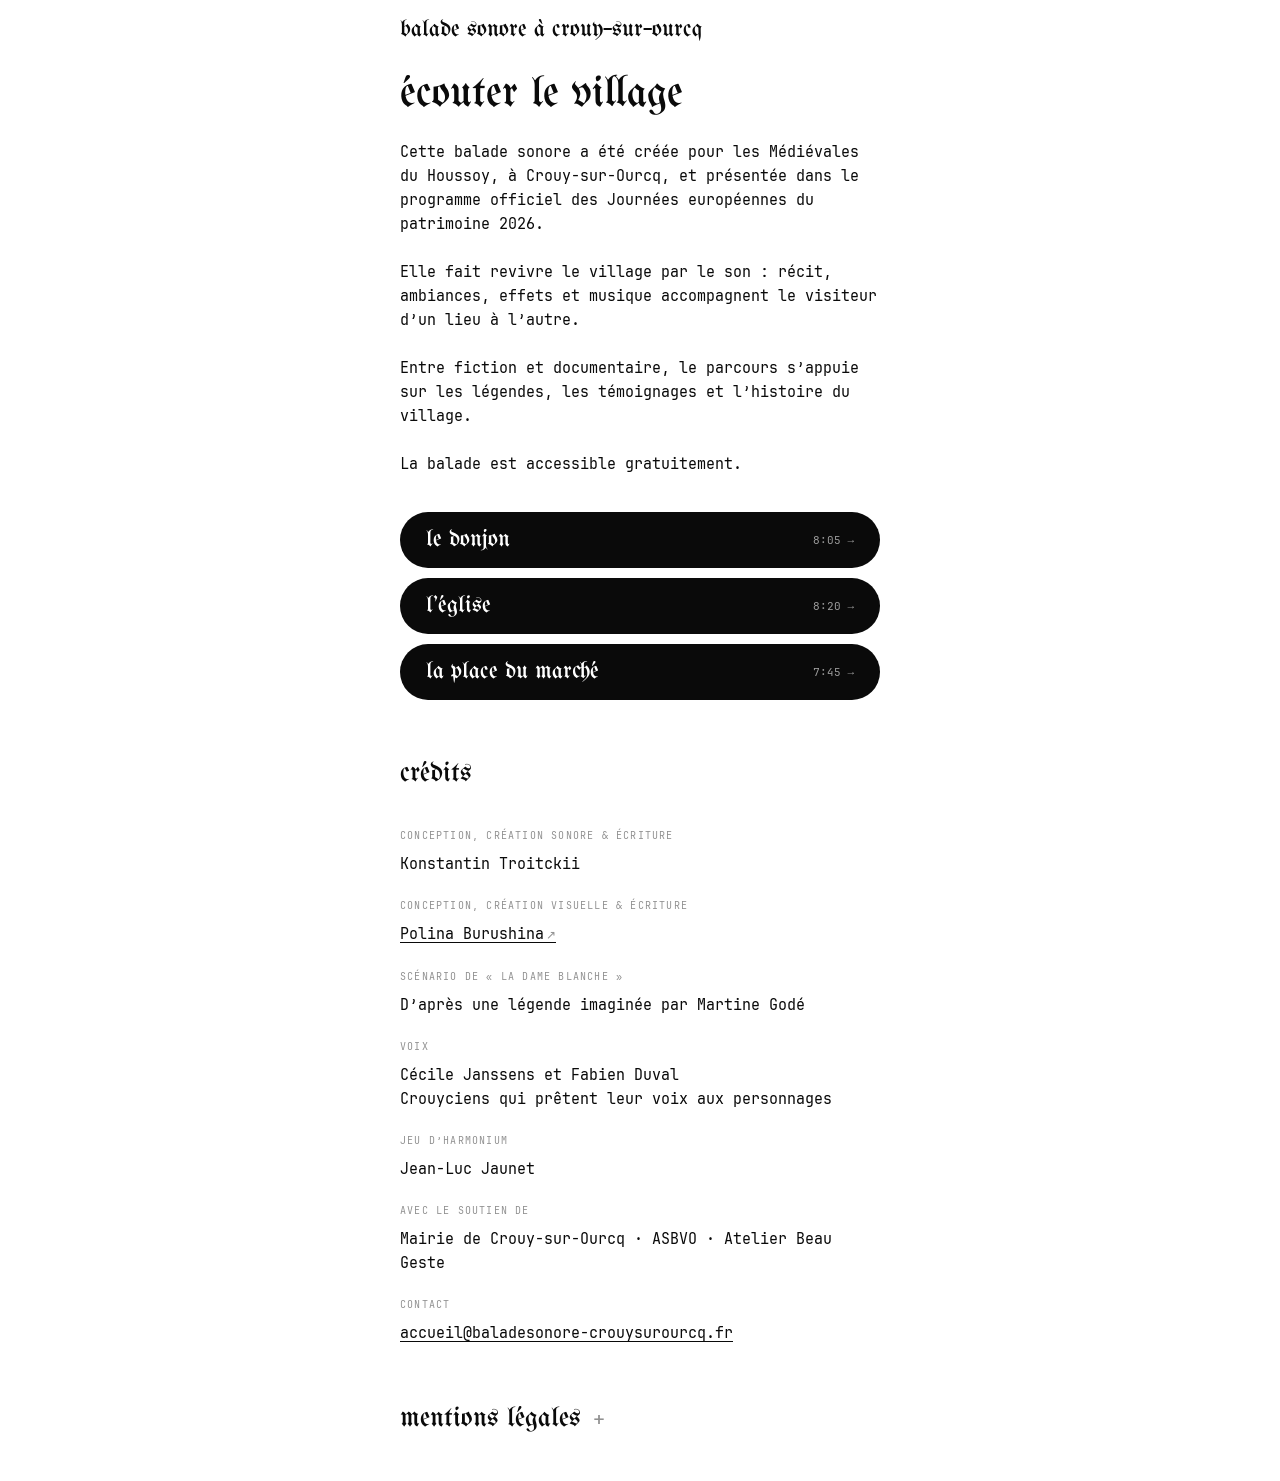
<file: index.html>
<!doctype html>
<html lang="fr">
<head>
<meta charset="utf-8">
<meta name="viewport" content="width=device-width, initial-scale=1, viewport-fit=cover">
<meta name="theme-color" content="#ffffff">
<title>Balade sonore à Crouy-sur-Ourcq</title>
<link rel="icon" href="favicon.svg" type="image/svg+xml">
<link rel="icon" href="favicon-32.png" sizes="32x32" type="image/png">
<link rel="apple-touch-icon" href="apple-touch-icon.png">
<meta name="description" content="Balade sonore à Crouy-sur-Ourcq, parcours sonore au cœur médiéval du village, présenté dans le programme officiel des Journées européennes du patrimoine 2026. Une création de Konstantin Troitckii et Polina Burushina.">
<link rel="preload" href="fonts/UnifrakturMaguntia-Regular.woff2" as="font" type="font/woff2" crossorigin>
<link rel="preload" href="fonts/JetBrainsMono-Regular.woff2" as="font" type="font/woff2" crossorigin>
<link rel="stylesheet" href="style.css">
<script type="application/ld+json">
{"@context":"https://schema.org","@type":"CreativeWork","name":"Balade sonore à Crouy-sur-Ourcq","url":"https://www.baladesonore-crouysurourcq.fr/","inLanguage":"fr","genre":"parcours sonore","locationCreated":{"@type":"Place","name":"Crouy-sur-Ourcq, France"},"author":[{"@type":"Person","name":"Konstantin Troitckii"},{"@type":"Person","name":"Polina Burushina","url":"https://www.serialexperimentspolina.com/"}],"sponsor":{"@type":"Organization","name":"Mairie de Crouy-sur-Ourcq"},"isPartOf":{"@type":"Event","name":"Journées européennes du patrimoine 2026"}}
</script>
</head>
<body>

<header>
  <a class="brand" href="index.html">balade sonore à crouy&#8211;sur&#8211;ourcq</a>
</header>

<main class="about">
  <h2 class="big">écouter le village</h2>
  <p>Cette balade sonore a été créée pour les Médiévales du Houssoy, à Crouy-sur-Ourcq, et présentée dans le programme officiel des Journées européennes du patrimoine 2026.</p>
  <p>Elle fait revivre le village par le son&nbsp;: récit, ambiances, effets et musique accompagnent le visiteur d’un lieu à l’autre.</p>
  <p>Entre fiction et documentaire, le parcours s’appuie sur les légendes, les témoignages et l’histoire du village.</p>
  <p>La balade est accessible gratuitement.</p>

  <nav class="stops" aria-label="Les étapes de la balade">
    <a class="stop-link" href="donjon.html"><span class="stop-link__t">le donjon</span><span class="stop-link__d">8:05</span></a>
    <a class="stop-link" href="eglise.html"><span class="stop-link__t">l&#x27;église</span><span class="stop-link__d">8:20</span></a>
    <a class="stop-link" href="place.html"><span class="stop-link__t">la place du marché</span><span class="stop-link__d">7:45</span></a>
  </nav>

  <h3 class="small">crédits</h3>
  <div class="credits">
    <div><span class="k">Conception, création sonore &amp; écriture</span><span class="v">Konstantin Troitckii</span></div>
    <div><span class="k">Conception, création visuelle &amp; écriture</span><span class="v"><a class="ext" href="https://www.serialexperimentspolina.com/" target="_blank" rel="noopener">Polina Burushina</a></span></div>
    <div><span class="k">Scénario de «&nbsp;La Dame Blanche&nbsp;»</span><span class="v">D’après une légende imaginée par Martine Godé</span></div>
    <div><span class="k">Voix</span><span class="v">Cécile Janssens et Fabien Duval<br>Crouyciens qui prêtent leur voix aux personnages</span></div>
    <div><span class="k">Jeu d’harmonium</span><span class="v">Jean-Luc Jaunet</span></div>
    <div><span class="k">Avec le soutien de</span><span class="v">Mairie de Crouy-sur-Ourcq · ASBVO · Atelier Beau Geste</span></div>
    <div><span class="k">Contact</span><span class="v"><a href="mailto:accueil@baladesonore-crouysurourcq.fr">accueil@baladesonore-crouysurourcq.fr</a></span></div>
  </div>

  <details class="legal" id="mentions">
    <summary><h3 class="small">mentions légales</h3></summary>
    <p>Éditeur du site&nbsp;:<br>Konstantin Troitckii EI<br>SIRET&nbsp;: 130 680 184 00012<br>Code APE&nbsp;: 59.20Z</p>
    <p>Directeur de la publication&nbsp;:<br>Konstantin Troitckii</p>
    <p>Hébergement&nbsp;:<br>Vercel Inc.<br>440 N Barranca Ave #4133<br>Covina, CA 91723<br>États-Unis<br>+1 951 383 6898</p>
    <p>Mesure d’audience&nbsp;:<br>Ce site n’utilise aucun cookie.<br>La fréquentation du site et les écoutes sont mesurées de manière anonyme à l’aide de GoatCounter, uniquement afin de connaître la fréquentation de la balade.</p>
  </details>
</main>

<script>
  // ouvrir les mentions légales quand on arrive par le lien « mentions légales »
  if (location.hash === '#mentions') document.getElementById('mentions').open = true;
</script>
<script data-goatcounter="https://burushina.goatcounter.com/count" async src="https://gc.zgo.at/count.js"></script>
</body>
</html>
</file>
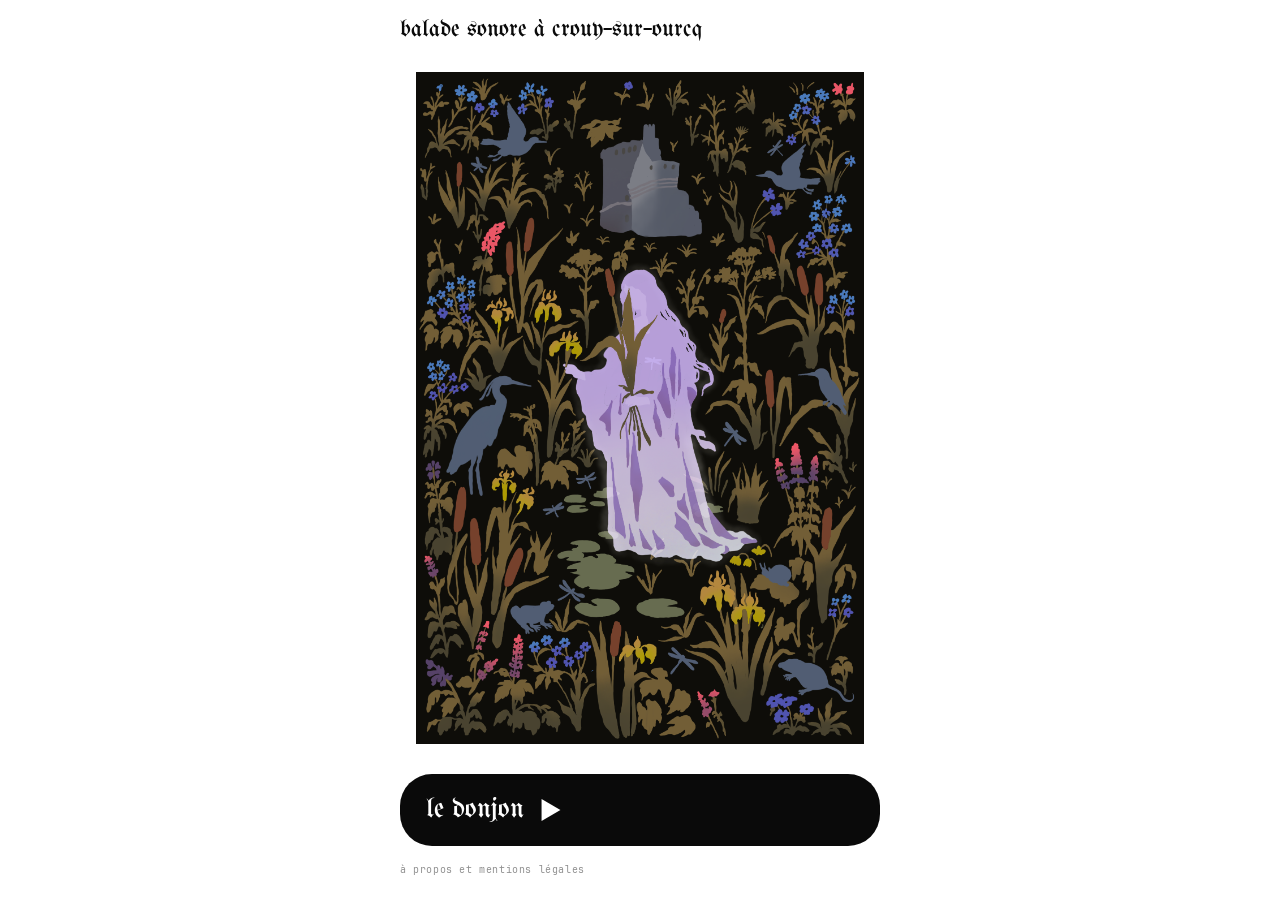
<file: donjon.html>
<!doctype html>
<html lang="fr">
<head>
<meta charset="utf-8">
<meta name="viewport" content="width=device-width, initial-scale=1, viewport-fit=cover">
<meta name="theme-color" content="#ffffff">
<title>Le donjon — Balade sonore à Crouy-sur-Ourcq</title>
<link rel="icon" href="favicon.svg" type="image/svg+xml">
<link rel="icon" href="favicon-32.png" sizes="32x32" type="image/png">
<link rel="apple-touch-icon" href="apple-touch-icon.png">
<meta name="description" content="Balade sonore à Crouy-sur-Ourcq — Le donjon.">
<link rel="preload" href="fonts/UnifrakturMaguntia-Regular.woff2" as="font" type="font/woff2" crossorigin>
<link rel="preload" href="fonts/JetBrainsMono-Regular.woff2" as="font" type="font/woff2" crossorigin>
<link rel="stylesheet" href="style.css">
</head>
<body class="stop-page">

<header>
  <a class="brand" href="index.html">balade sonore à crouy&#8211;sur&#8211;ourcq</a>
</header>

<main>
  <div class="illu">
    <img src="img/image_donjon.png" alt="Le donjon">
  </div>

  <button class="play-main" id="s-play" type="button" aria-label="Écouter : Le donjon">
    <span class="play-main__row">
      <span class="play-main__t">le donjon</span>
      <span class="play-main__ic" id="s-playicon" aria-hidden="true"><svg viewBox="0 0 12 14"><path d="M0 0l12 7-12 7z"/></svg></span>
    </span>
    <span class="play-main__bar" id="p-bar" aria-hidden="true"><i id="p-fill"></i></span>
    <span class="play-main__time" aria-hidden="true"><span id="p-cur">0:00</span><span id="p-dur">8:05</span></span>
  </button>

  <p class="err" id="s-err" role="alert" hidden>Le son ne se charge pas. Vérifiez votre connexion internet, puis appuyez de nouveau sur le bouton.</p>

  <a class="stop-legal" href="index.html#mentions">à propos et mentions légales</a>
</main>

<audio id="audio" preload="metadata" playsinline></audio>

<script>
window.STOP = {
  id:    "donjon",
  title: "Le donjon",
  src:   "audio/donjon.mp3",
  illu:  "img/image_donjon.png"
};
</script>
<script src="player.js"></script>
<script data-goatcounter="https://burushina.goatcounter.com/count" async src="https://gc.zgo.at/count.js"></script>
</body>
</html>
</file>
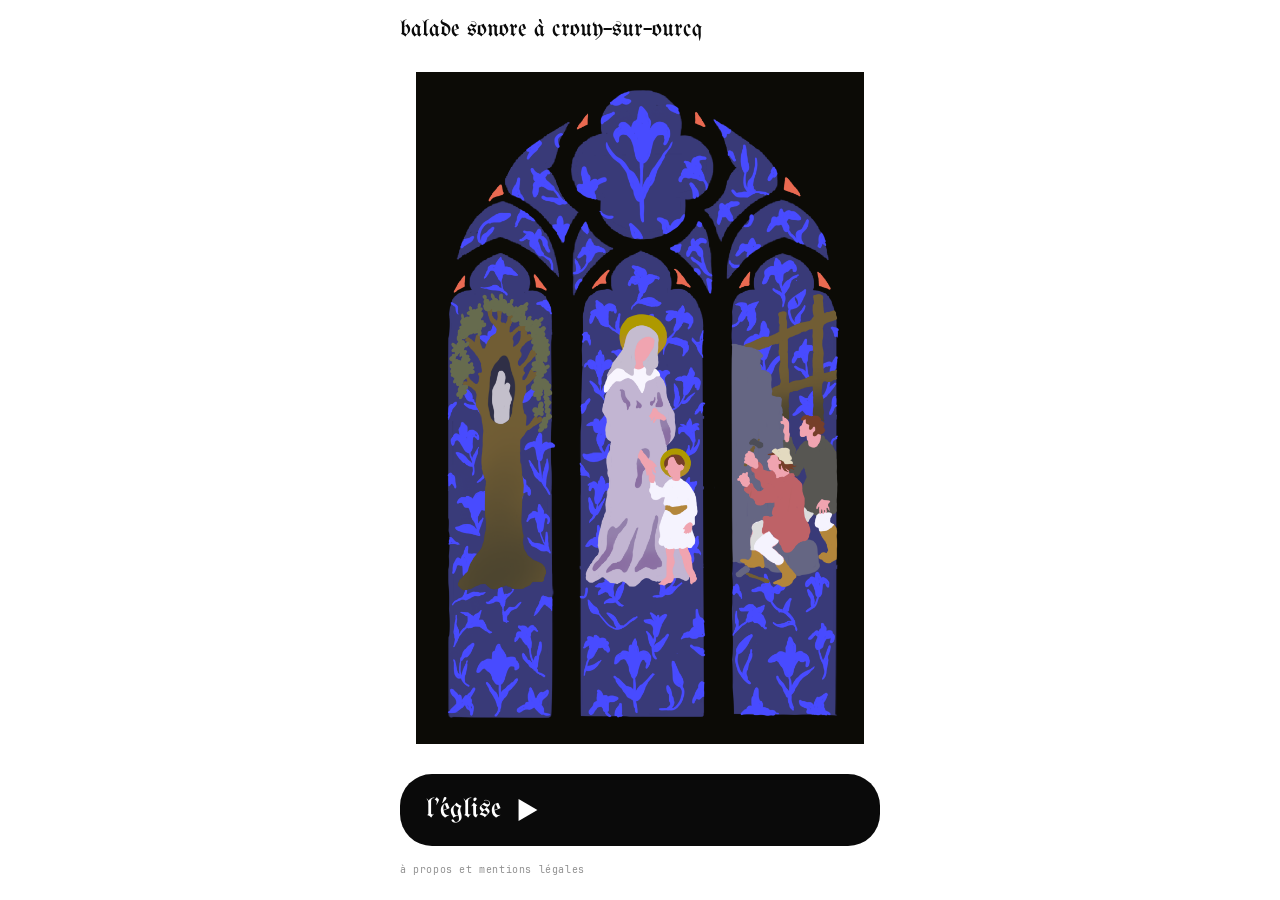
<file: eglise.html>
<!doctype html>
<html lang="fr">
<head>
<meta charset="utf-8">
<meta name="viewport" content="width=device-width, initial-scale=1, viewport-fit=cover">
<meta name="theme-color" content="#ffffff">
<title>L&#x27;église — Balade sonore à Crouy-sur-Ourcq</title>
<link rel="icon" href="favicon.svg" type="image/svg+xml">
<link rel="icon" href="favicon-32.png" sizes="32x32" type="image/png">
<link rel="apple-touch-icon" href="apple-touch-icon.png">
<meta name="description" content="Balade sonore à Crouy-sur-Ourcq — L&#x27;église.">
<link rel="preload" href="fonts/UnifrakturMaguntia-Regular.woff2" as="font" type="font/woff2" crossorigin>
<link rel="preload" href="fonts/JetBrainsMono-Regular.woff2" as="font" type="font/woff2" crossorigin>
<link rel="stylesheet" href="style.css">
</head>
<body class="stop-page">

<header>
  <a class="brand" href="index.html">balade sonore à crouy&#8211;sur&#8211;ourcq</a>
</header>

<main>
  <div class="illu">
    <img src="img/image_leglise.png" alt="L&#x27;église">
  </div>

  <button class="play-main" id="s-play" type="button" aria-label="Écouter : L&#x27;église">
    <span class="play-main__row">
      <span class="play-main__t">l&#x27;église</span>
      <span class="play-main__ic" id="s-playicon" aria-hidden="true"><svg viewBox="0 0 12 14"><path d="M0 0l12 7-12 7z"/></svg></span>
    </span>
    <span class="play-main__bar" id="p-bar" aria-hidden="true"><i id="p-fill"></i></span>
    <span class="play-main__time" aria-hidden="true"><span id="p-cur">0:00</span><span id="p-dur">8:20</span></span>
  </button>

  <p class="err" id="s-err" role="alert" hidden>Le son ne se charge pas. Vérifiez votre connexion internet, puis appuyez de nouveau sur le bouton.</p>

  <a class="stop-legal" href="index.html#mentions">à propos et mentions légales</a>
</main>

<audio id="audio" preload="metadata" playsinline></audio>

<script>
window.STOP = {
  id:    "eglise",
  title: "L'église",
  src:   "audio/eglise.mp3",
  illu:  "img/image_leglise.png"
};
</script>
<script src="player.js"></script>
<script data-goatcounter="https://burushina.goatcounter.com/count" async src="https://gc.zgo.at/count.js"></script>
</body>
</html>
</file>
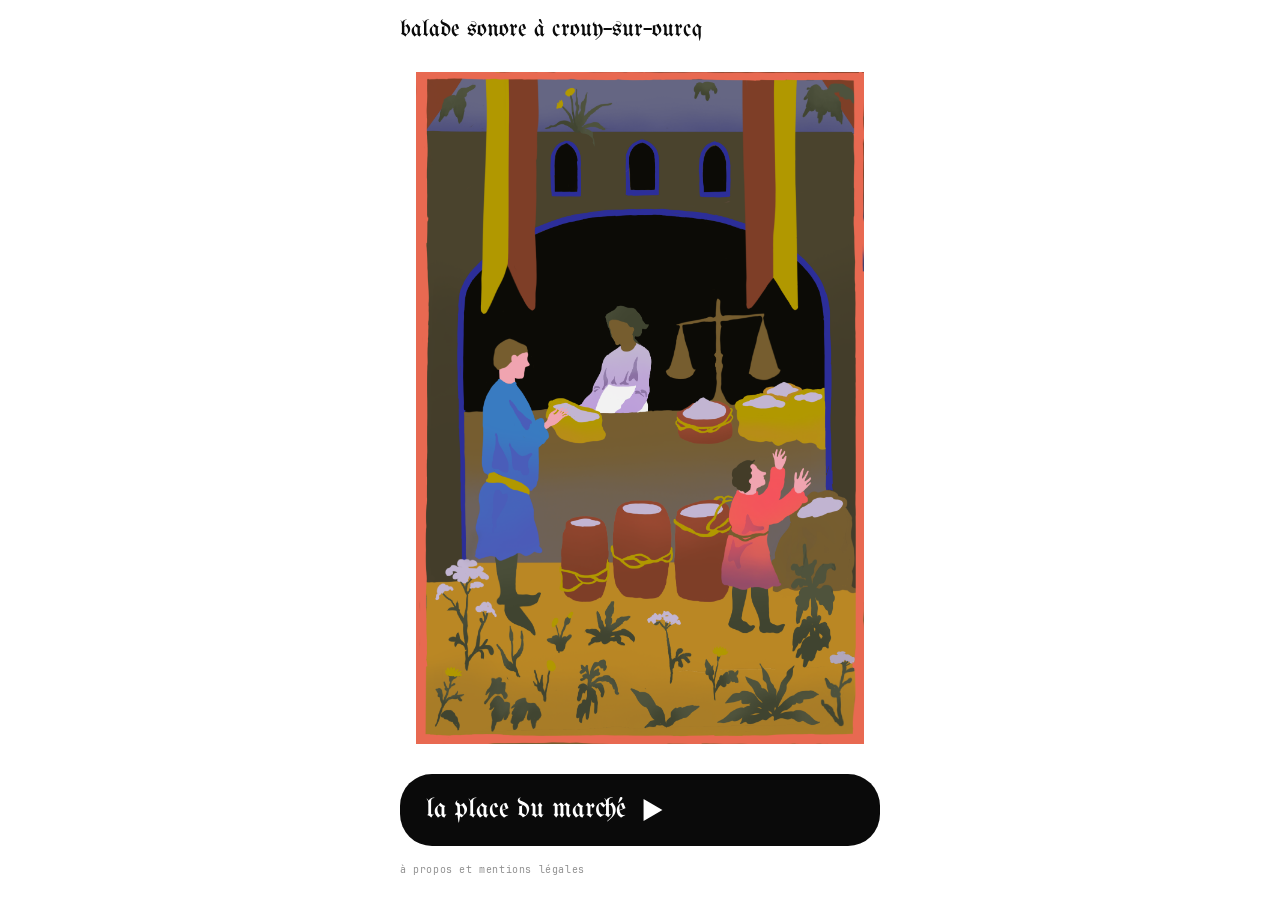
<file: place.html>
<!doctype html>
<html lang="fr">
<head>
<meta charset="utf-8">
<meta name="viewport" content="width=device-width, initial-scale=1, viewport-fit=cover">
<meta name="theme-color" content="#ffffff">
<title>La place du Marché — Balade sonore à Crouy-sur-Ourcq</title>
<link rel="icon" href="favicon.svg" type="image/svg+xml">
<link rel="icon" href="favicon-32.png" sizes="32x32" type="image/png">
<link rel="apple-touch-icon" href="apple-touch-icon.png">
<meta name="description" content="Balade sonore à Crouy-sur-Ourcq — La place du Marché.">
<link rel="preload" href="fonts/UnifrakturMaguntia-Regular.woff2" as="font" type="font/woff2" crossorigin>
<link rel="preload" href="fonts/JetBrainsMono-Regular.woff2" as="font" type="font/woff2" crossorigin>
<link rel="stylesheet" href="style.css">
</head>
<body class="stop-page">

<header>
  <a class="brand" href="index.html">balade sonore à crouy&#8211;sur&#8211;ourcq</a>
</header>

<main>
  <div class="illu">
    <img src="img/image_pdm.png" alt="La place du Marché">
  </div>

  <button class="play-main" id="s-play" type="button" aria-label="Écouter : La place du Marché">
    <span class="play-main__row">
      <span class="play-main__t">la place du marché</span>
      <span class="play-main__ic" id="s-playicon" aria-hidden="true"><svg viewBox="0 0 12 14"><path d="M0 0l12 7-12 7z"/></svg></span>
    </span>
    <span class="play-main__bar" id="p-bar" aria-hidden="true"><i id="p-fill"></i></span>
    <span class="play-main__time" aria-hidden="true"><span id="p-cur">0:00</span><span id="p-dur">7:45</span></span>
  </button>

  <p class="err" id="s-err" role="alert" hidden>Le son ne se charge pas. Vérifiez votre connexion internet, puis appuyez de nouveau sur le bouton.</p>

  <a class="stop-legal" href="index.html#mentions">à propos et mentions légales</a>
</main>

<audio id="audio" preload="metadata" playsinline></audio>

<script>
window.STOP = {
  id:    "place",
  title: "La place du Marché",
  src:   "audio/place.mp3",
  illu:  "img/image_pdm.png"
};
</script>
<script src="player.js"></script>
<script data-goatcounter="https://burushina.goatcounter.com/count" async src="https://gc.zgo.at/count.js"></script>
</body>
</html>
</file>
<file: style.css>
/* ============================================================
   BALADE SONORE · Crouy-sur-Ourcq — feuille de style commune
   Mobile-first. Blackletter pour les titres, mono pour le reste.
   N&B strict. Rythme vertical : LH = 24px.
   ============================================================ */

@font-face{
  font-family:'UnifrakturMaguntia';
  src:url('fonts/UnifrakturMaguntia-Regular.woff2') format('woff2');
  font-weight:400;font-style:normal;font-display:swap;
}
@font-face{
  font-family:'JetBrains Mono';
  src:url('fonts/JetBrainsMono-Regular.woff2') format('woff2');
  font-weight:400;font-style:normal;font-display:swap;
}

:root{
  --ink:#0a0a0a;
  --bg:#ffffff;
  --dim:rgba(10,10,10,.45);
  --faint:rgba(10,10,10,.10);
  --black:'UnifrakturMaguntia', serif;
  --mono:'JetBrains Mono', ui-monospace, monospace;
  --lh:24px;
  --pad:20px;
}

*{box-sizing:border-box;margin:0;padding:0}
html{-webkit-text-size-adjust:100%}
/* page « à propos » : pas d'effet élastique au-delà de la fin du texte */
html:has(main.about), html:has(main.about) body{overscroll-behavior:none}
body{
  background:var(--bg);color:var(--ink);
  font-family:var(--mono);
  font-size:14px;line-height:var(--lh);
  font-feature-settings:"tnum" 1;
  -webkit-font-smoothing:antialiased;
  max-width:520px;margin:0 auto;
  min-height:100svh;
  padding:0 var(--pad) calc(var(--lh)*2);
  -webkit-tap-highlight-color:transparent;
}
a{color:inherit;text-decoration:none}
button{font:inherit;color:inherit;background:none;border:none;cursor:pointer}
:focus-visible{outline:2px solid var(--ink);outline-offset:3px}

/* ---------- header ---------- */
header{
  display:flex;align-items:center;
  height:calc(var(--lh)*2.5);
  position:sticky;top:0;background:var(--bg);z-index:20;
}
.brand{
  font-family:var(--black);
  font-size:clamp(18px,5.6vw,24px);line-height:1;
  white-space:nowrap;
}

/* ---------- à propos ---------- */
h2.big{font-family:var(--black);font-weight:400;font-size:44px;line-height:1;padding-top:calc(var(--lh)*.5)}
h3.small{
  font-family:var(--black);font-weight:400;font-size:28px;line-height:1;
  margin-top:calc(var(--lh)*2.5);
}
.about p{margin-top:var(--lh);font-size:15px;line-height:1.6}
.about .legal p{font-size:13px;line-height:1.6;margin-top:calc(var(--lh)*.75)}
.legal summary{list-style:none;cursor:pointer;display:flex;align-items:baseline;gap:12px;margin-top:calc(var(--lh)*2.5)}
.legal summary::-webkit-details-marker{display:none}
.legal summary h3.small{margin-top:0}
.legal summary::after{content:'+';font-size:20px;line-height:1;color:var(--dim);transition:transform .2s}
.legal[open] summary::after{transform:rotate(45deg)}
.about a{text-decoration:underline;text-underline-offset:3px;overflow-wrap:anywhere}
.credits{margin-top:calc(var(--lh)*1.5);display:flex;flex-direction:column;gap:18px}
.credits div{display:flex;flex-direction:column;gap:4px}
.credits .k{font-size:10px;letter-spacing:.12em;text-transform:uppercase;color:var(--dim)}
.credits .v{font-size:15px;overflow-wrap:anywhere}

/* ---------- page d'un arrêt ----------
   L'illustration ET le bouton doivent toujours tenir dans l'écran,
   sans défilement : colonne flex sur la hauteur réelle du viewport,
   c'est l'illustration qui s'adapte, jamais le bouton. */
body.stop-page{
  display:flex;flex-direction:column;
  height:100vh;height:100dvh;
  padding-bottom:0;overflow:hidden;
}
body.stop-page header{flex:0 0 auto}
body.stop-page main{
  flex:1 1 auto;min-height:0;
  display:flex;flex-direction:column;
  padding-bottom:calc(var(--lh)*.75);
}
.illu{
  margin-top:12px;   /* + le bas de l'en-tête (~18px) = même écart qu'entre image et bouton */
  width:100%;
  display:flex;align-items:center;justify-content:center;
  overflow:hidden;
  flex:1 1 auto;min-height:0;
}
.illu img{
  max-width:100%;max-height:100%;
  width:auto;height:auto;
  object-fit:contain;display:block;
}

/* bouton principal — devient lui-même le lecteur une fois lancé */
.play-main{
  flex:0 0 auto;
  margin-top:calc(var(--lh)*1.25);
  width:100%;
  background:var(--ink);color:var(--bg);
  border-radius:32px;padding:18px 26px;min-height:72px;
  transition:transform .25s cubic-bezier(.2,.7,.2,1);
  display:flex;flex-direction:column;justify-content:center;gap:10px;
  text-align:left;
}
.play-main:active{transform:scale(.985)}
.play-main__row{display:flex;align-items:center;justify-content:space-between;gap:16px}
.play-main__t{font-family:var(--black);font-size:28px;line-height:1}
.play-main__ic{width:22px;height:22px;flex:0 0 auto}
.play-main__ic svg{width:100%;height:100%;display:block}
.play-main__ic svg path{fill:var(--bg)}

.play-main__bar{
  display:none;
  height:2px;background:rgba(255,255,255,.25);border-radius:2px;
  position:relative;cursor:pointer;
}
/* zone tactile élargie : la barre fait 2px, le doigt a besoin de ~30px */
.play-main__bar::before{content:"";position:absolute;inset:-14px 0}
.play-main__bar i{position:absolute;inset:0 auto 0 0;width:0%;background:var(--bg);border-radius:2px}
.play-main__time{display:none;justify-content:space-between;font-size:11px;opacity:.6}
.play-main.on .play-main__bar{display:block}
.play-main.on .play-main__time{display:flex}

.err{flex:0 0 auto;margin-top:12px;font-size:12px;line-height:1.5}
.err[hidden]{display:none}

.stop-legal{
  flex:0 0 auto;
  margin-top:12px;text-align:left;
  font-size:10px;letter-spacing:.06em;color:var(--dim);
}

@media (prefers-reduced-motion:reduce){
  .play-main{transition:none}
}

.credits a.ext{border-bottom:1px solid transparent;transition:border-color .15s}
.credits a.ext::after{content:"\2009\2197";font-size:.8em;color:var(--dim)}
.credits a.ext:hover{border-bottom-color:currentColor}

/* ---------- liens vers les étapes (page à propos) ---------- */
.stops{margin-top:calc(var(--lh)*1.5);display:flex;flex-direction:column;gap:10px}
.about a.stop-link{
  display:flex;align-items:center;justify-content:space-between;gap:16px;
  background:var(--ink);color:var(--bg);
  border-radius:32px;padding:14px 26px;min-height:56px;
  text-decoration:none;
  transition:transform .25s cubic-bezier(.2,.7,.2,1);
}
.about a.stop-link:active{transform:scale(.985)}
.stop-link__t{font-family:var(--black);font-size:24px;line-height:1}
.stop-link__d{font-size:11px;opacity:.6;flex:0 0 auto}
.stop-link__d::after{content:"\2002\2192";opacity:1}
@media (prefers-reduced-motion:reduce){.about a.stop-link{transition:none}}
</file>
